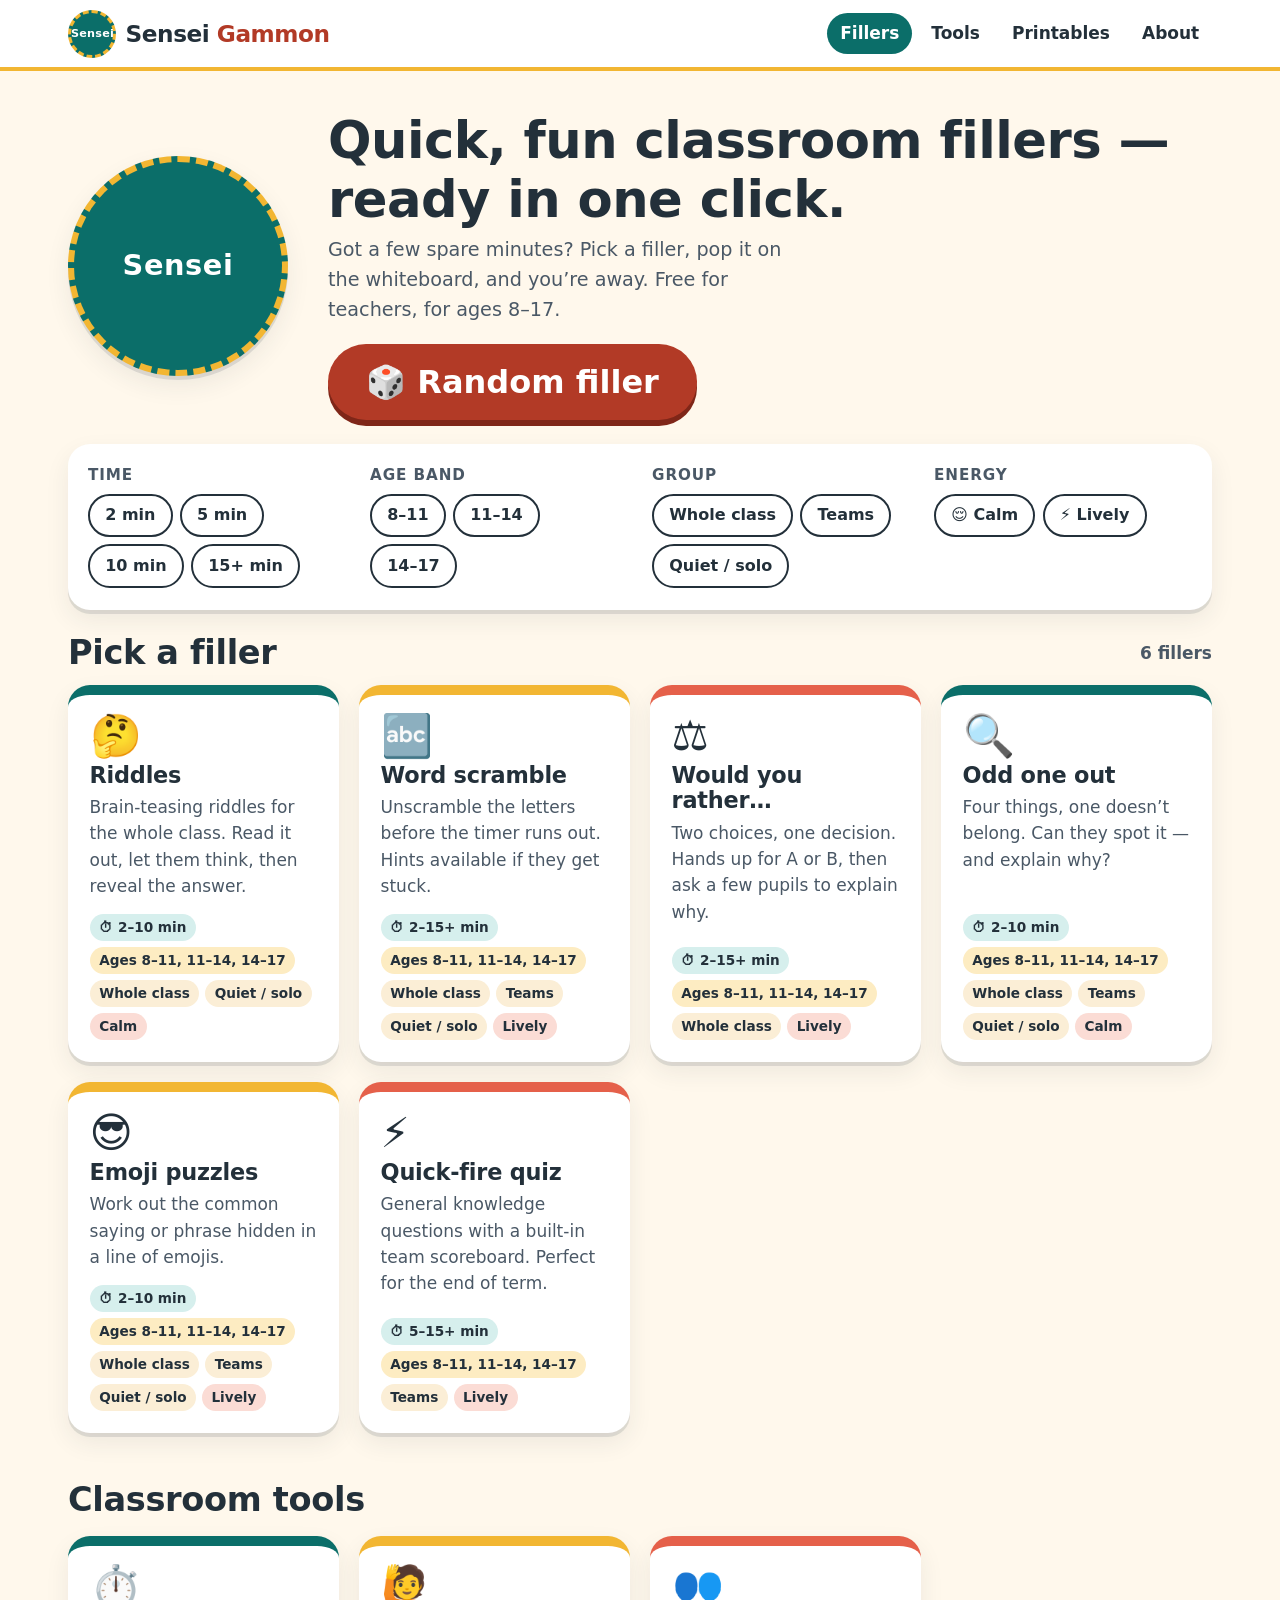
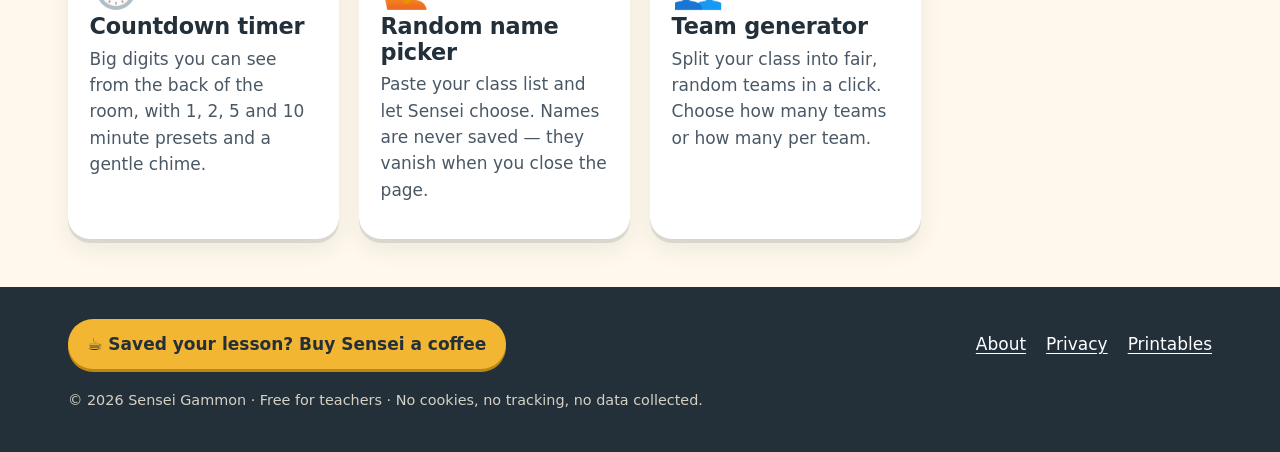
<file: index.html>
<!doctype html>
<html lang="en-GB">
<head>
  <meta charset="utf-8">
  <meta name="viewport" content="width=device-width, initial-scale=1">
  <title>Sensei Gammon — quick, fun classroom fillers</title>
  <meta name="description" content="Free, quick and fun classroom time-fillers for UK teachers. Riddles, word scrambles, quizzes and more — ready on your whiteboard in one click.">
  <link rel="icon" href="img/favicon.svg" type="image/svg+xml">
  <link rel="stylesheet" href="css/style.css">
  <!--
    CUSTOM DOMAIN NOTE: when senseigammon.co.uk is ready, add a file called CNAME
    (no extension) to the root of the repo containing the single line:
        senseigammon.co.uk
    then set the custom domain in GitHub → Settings → Pages. All links on this
    site are relative, so nothing else needs to change. See README.md.
  -->
  <script src="js/site.js" defer></script>
  <script src="js/home.js" defer></script>
</head>
<body>
  <a class="skip-link" href="#main">Skip to content</a>

  <header class="site-header">
    <div class="wrap">
      <a class="brand" href="index.html">
        <!-- MASCOT PLACEHOLDER: swap this circle for the Sensei Gammon character later -->
        <span class="mascot-slot" aria-hidden="true">Sensei</span>
        <span>Sensei <span class="brand-accent">Gammon</span></span>
      </a>
      <nav class="site-nav" aria-label="Main">
        <ul>
          <li><a href="index.html" aria-current="page">Fillers</a></li>
          <li><a href="index.html#tools">Tools</a></li>
          <li><a href="printables.html">Printables</a></li>
          <li><a href="about.html">About</a></li>
        </ul>
      </nav>
    </div>
  </header>

  <main id="main">
    <section class="hero" aria-labelledby="hero-title">
      <div class="wrap">
        <!-- MASCOT PLACEHOLDER (hero): replace with the full-size character artwork later -->
        <div class="mascot-slot mascot-slot--hero" aria-hidden="true">Sensei</div>
        <div>
          <h1 id="hero-title">Quick, fun classroom fillers — ready in one click.</h1>
          <p class="lead">Got a few spare minutes? Pick a filler, pop it on the whiteboard, and you’re away. Free for teachers, for ages 8–17.</p>
          <div class="random-row">
            <button type="button" class="btn btn--coral btn--huge" id="random-btn">🎲 Random filler</button>
            <p class="random-note" id="random-note" aria-live="polite"></p>
          </div>
        </div>
      </div>
    </section>

    <div class="wrap">
      <section aria-labelledby="filters-title">
        <h2 id="filters-title" class="visually-hidden">Filter the fillers</h2>
        <div class="filters" id="filters">
          <!-- Filter chips are built by js/home.js -->
        </div>
      </section>

      <section aria-labelledby="list-title">
        <div class="filters-bar">
          <h2 id="list-title">Pick a filler</h2>
          <p class="result-count" id="result-count" aria-live="polite"></p>
          <button type="button" class="btn btn--ghost btn--small" id="clear-filters">Clear filters</button>
        </div>
        <ul class="card-grid" id="activity-grid">
          <li><p>Loading fillers…</p></li>
        </ul>
      </section>

      <section class="section" id="tools" aria-labelledby="tools-title">
        <h2 id="tools-title">Classroom tools</h2>
        <ul class="card-grid">
          <li>
            <article class="card">
              <div class="card-emoji" aria-hidden="true">⏱️</div>
              <h3><a href="timer.html">Countdown timer</a></h3>
              <p>Big digits you can see from the back of the room, with 1, 2, 5 and 10 minute presets and a gentle chime.</p>
            </article>
          </li>
          <li>
            <article class="card">
              <div class="card-emoji" aria-hidden="true">🙋</div>
              <h3><a href="picker.html">Random name picker</a></h3>
              <p>Paste your class list and let Sensei choose. Names are never saved — they vanish when you close the page.</p>
            </article>
          </li>
          <li>
            <article class="card">
              <div class="card-emoji" aria-hidden="true">👥</div>
              <h3><a href="teams.html">Team generator</a></h3>
              <p>Split your class into fair, random teams in a click. Choose how many teams or how many per team.</p>
            </article>
          </li>
        </ul>
      </section>
    </div>
  </main>

  <footer class="site-footer">
    <div class="wrap">
      <a class="coffee-btn" data-coffee href="https://buymeacoffee.com/BMC_USERNAME" target="_blank" rel="noopener">☕ Saved your lesson? Buy Sensei a coffee</a>
      <ul class="footer-links">
        <li><a href="about.html">About</a></li>
        <li><a href="privacy.html">Privacy</a></li>
        <li><a href="printables.html">Printables</a></li>
      </ul>
      <p class="footer-small">© <span id="year">2026</span> Sensei Gammon · Free for teachers · No cookies, no tracking, no data collected.</p>
    </div>
  </footer>
</body>
</html>
</file>
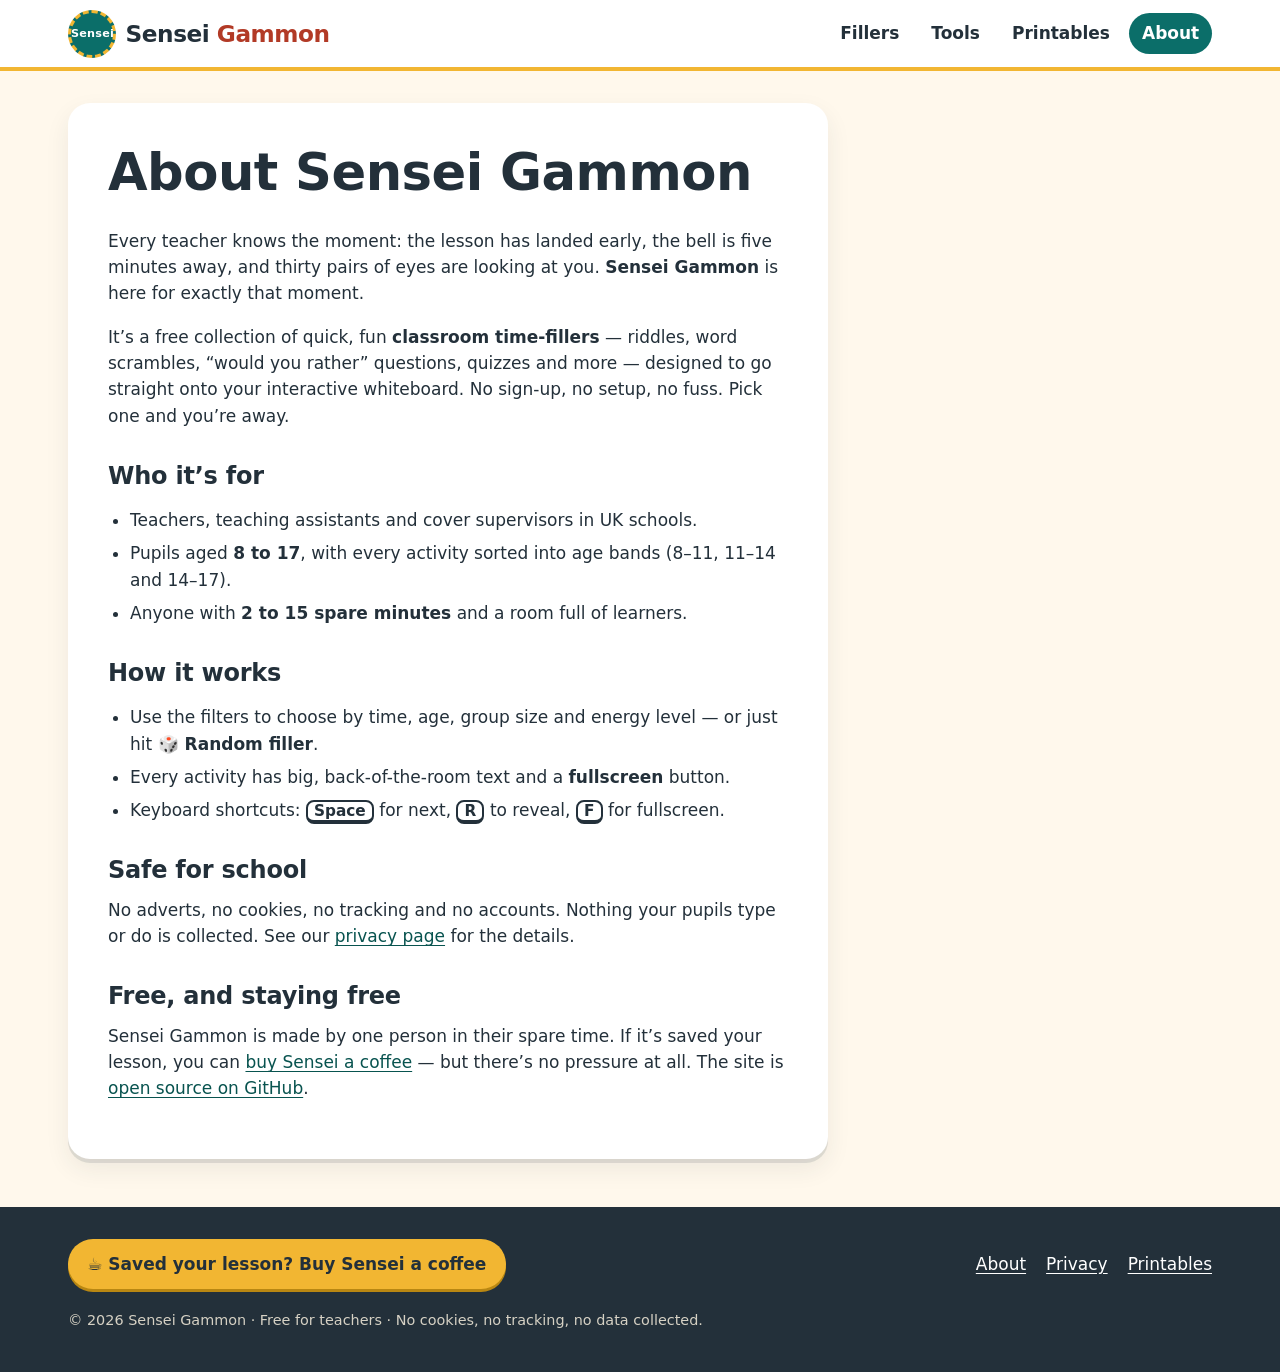
<file: about.html>
<!doctype html>
<html lang="en-GB">
<head>
  <meta charset="utf-8">
  <meta name="viewport" content="width=device-width, initial-scale=1">
  <title>About — Sensei Gammon</title>
  <meta name="description" content="What Sensei Gammon is, and who it is for.">
  <link rel="icon" href="img/favicon.svg" type="image/svg+xml">
  <link rel="stylesheet" href="css/style.css">
  <script src="js/site.js" defer></script>
</head>
<body>
  <a class="skip-link" href="#main">Skip to content</a>

  <header class="site-header">
    <div class="wrap">
      <a class="brand" href="index.html">
        <!-- MASCOT PLACEHOLDER: swap this circle for the Sensei Gammon character later -->
        <span class="mascot-slot" aria-hidden="true">Sensei</span>
        <span>Sensei <span class="brand-accent">Gammon</span></span>
      </a>
      <nav class="site-nav" aria-label="Main">
        <ul>
          <li><a href="index.html">Fillers</a></li>
          <li><a href="index.html#tools">Tools</a></li>
          <li><a href="printables.html">Printables</a></li>
          <li><a href="about.html" aria-current="page">About</a></li>
        </ul>
      </nav>
    </div>
  </header>

  <main id="main">
    <div class="wrap page">
      <article class="prose">
        <h1>About Sensei Gammon</h1>
        <p>Every teacher knows the moment: the lesson has landed early, the bell is five minutes away, and thirty pairs of eyes are looking at you. <strong>Sensei Gammon</strong> is here for exactly that moment.</p>
        <p>It’s a free collection of quick, fun <strong>classroom time-fillers</strong> — riddles, word scrambles, “would you rather” questions, quizzes and more — designed to go straight onto your interactive whiteboard. No sign-up, no setup, no fuss. Pick one and you’re away.</p>
        <h2>Who it’s for</h2>
        <ul>
          <li>Teachers, teaching assistants and cover supervisors in UK schools.</li>
          <li>Pupils aged <strong>8 to 17</strong>, with every activity sorted into age bands (8–11, 11–14 and 14–17).</li>
          <li>Anyone with <strong>2 to 15 spare minutes</strong> and a room full of learners.</li>
        </ul>
        <h2>How it works</h2>
        <ul>
          <li>Use the filters to choose by time, age, group size and energy level — or just hit <strong>🎲 Random filler</strong>.</li>
          <li>Every activity has big, back-of-the-room text and a <strong>fullscreen</strong> button.</li>
          <li>Keyboard shortcuts: <kbd>Space</kbd> for next, <kbd>R</kbd> to reveal, <kbd>F</kbd> for fullscreen.</li>
        </ul>
        <h2>Safe for school</h2>
        <p>No adverts, no cookies, no tracking and no accounts. Nothing your pupils type or do is collected. See our <a href="privacy.html">privacy page</a> for the details.</p>
        <h2>Free, and staying free</h2>
        <p>Sensei Gammon is made by one person in their spare time. If it’s saved your lesson, you can <a data-coffee href="https://buymeacoffee.com/BMC_USERNAME">buy Sensei a coffee</a> — but there’s no pressure at all. The site is <a href="https://github.com/welshstew/senseigammon">open source on GitHub</a>.</p>
      </article>
    </div>
  </main>

  <footer class="site-footer">
    <div class="wrap">
      <a class="coffee-btn" data-coffee href="https://buymeacoffee.com/BMC_USERNAME" target="_blank" rel="noopener">☕ Saved your lesson? Buy Sensei a coffee</a>
      <ul class="footer-links">
        <li><a href="about.html">About</a></li>
        <li><a href="privacy.html">Privacy</a></li>
        <li><a href="printables.html">Printables</a></li>
      </ul>
      <p class="footer-small">© <span id="year">2026</span> Sensei Gammon · Free for teachers · No cookies, no tracking, no data collected.</p>
    </div>
  </footer>
</body>
</html>
</file>
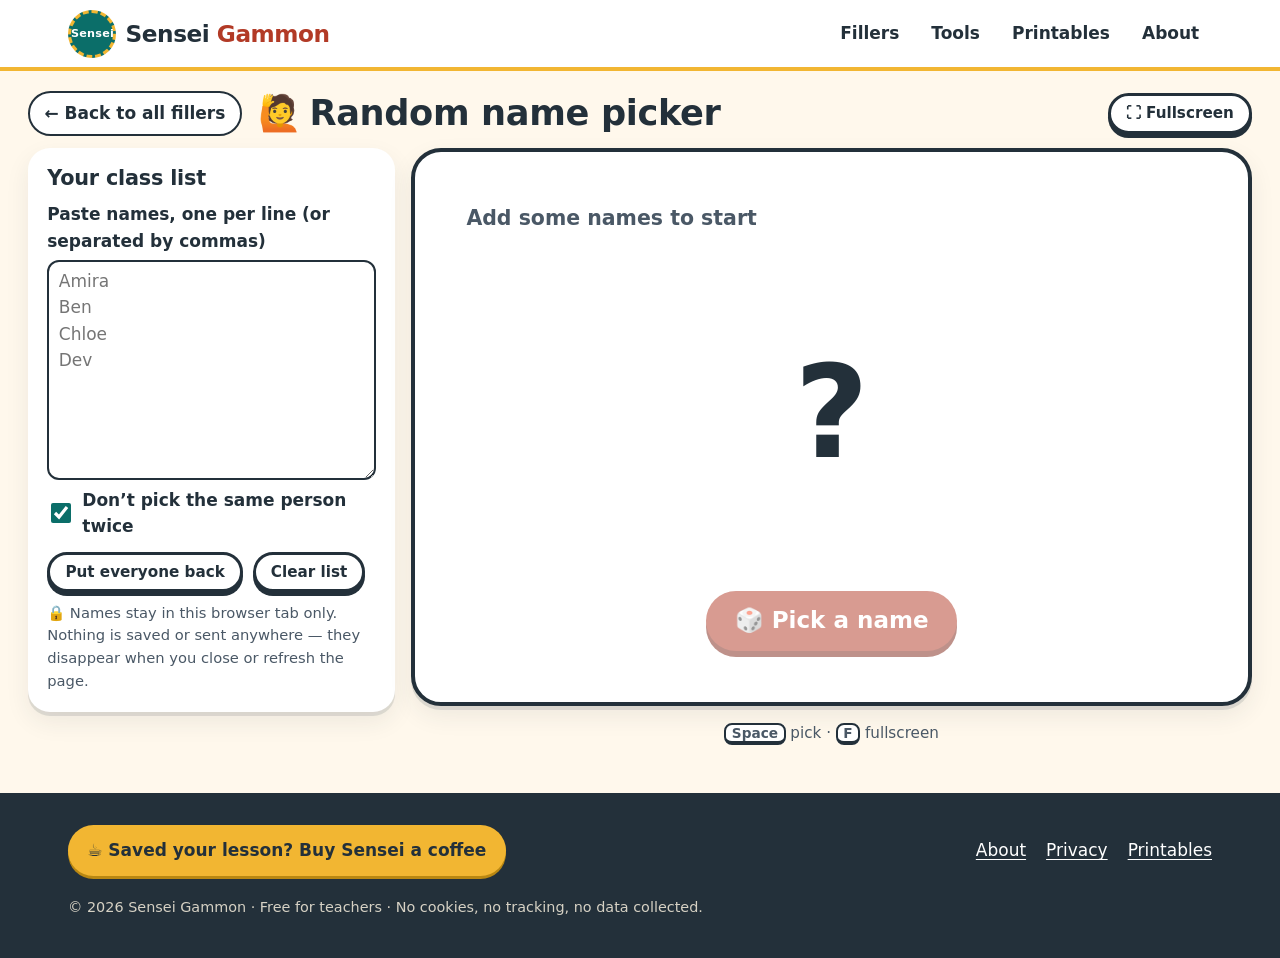
<file: picker.html>
<!doctype html>
<html lang="en-GB">
<head>
  <meta charset="utf-8">
  <meta name="viewport" content="width=device-width, initial-scale=1">
  <title>Random name picker — Sensei Gammon</title>
  <meta name="description" content="Paste a class list and pick a name at random. Names are kept in memory only and never saved.">
  <link rel="icon" href="img/favicon.svg" type="image/svg+xml">
  <link rel="stylesheet" href="css/style.css">
  <script src="js/site.js" defer></script>
  <script src="js/picker.js" defer></script>
</head>
<body>
  <a class="skip-link" href="#main">Skip to content</a>

  <header class="site-header">
    <div class="wrap">
      <a class="brand" href="index.html">
        <!-- MASCOT PLACEHOLDER: swap this circle for the Sensei Gammon character later -->
        <span class="mascot-slot" aria-hidden="true">Sensei</span>
        <span>Sensei <span class="brand-accent">Gammon</span></span>
      </a>
      <nav class="site-nav" aria-label="Main">
        <ul>
          <li><a href="index.html">Fillers</a></li>
          <li><a href="index.html#tools">Tools</a></li>
          <li><a href="printables.html">Printables</a></li>
          <li><a href="about.html">About</a></li>
        </ul>
      </nav>
    </div>
  </header>

  <main id="main">
    <div class="wrap wrap--wide">
      <div class="activity-top">
        <a class="back-link" href="index.html">← Back to all fillers</a>
        <h1 class="activity-title"><span aria-hidden="true">🙋</span> Random name picker</h1>
        <span class="spacer"></span>
        <button type="button" class="btn btn--ghost btn--small" id="fs-btn" aria-pressed="false">⛶ Fullscreen</button>
      </div>

      <div class="tool-grid">
        <section class="panel" aria-labelledby="names-title">
          <h2 id="names-title">Your class list</h2>
          <label for="names">Paste names, one per line (or separated by commas)</label>
          <textarea id="names" spellcheck="false" placeholder="Amira&#10;Ben&#10;Chloe&#10;Dev"></textarea>
          <label class="check" for="remove-picked"><input type="checkbox" id="remove-picked" checked> Don’t pick the same person twice</label>
          <div class="row">
            <button type="button" class="btn btn--ghost btn--small" id="reset-picks">Put everyone back</button>
            <button type="button" class="btn btn--ghost btn--small" id="clear-names">Clear list</button>
          </div>
          <p class="note">🔒 Names stay in this browser tab only. Nothing is saved or sent anywhere — they disappear when you close or refresh the page.</p>
        </section>
        <section class="stage" id="stage" aria-label="Picker">
          <div class="board">
            <p class="board-counter" id="pick-count"><span>Add some names to start</span></p>
            <div class="board-body">
              <p class="picked-name" id="picked" aria-live="polite">?</p>
            </div>
            <div class="controls">
              <button type="button" class="btn btn--coral btn--huge" id="pick-btn">🎲 Pick a name</button>
            </div>
          </div>
          <p class="kbd-hint"><kbd>Space</kbd> pick · <kbd>F</kbd> fullscreen</p>
        </section>
      </div>
    </div>
  </main>

  <footer class="site-footer">
    <div class="wrap">
      <a class="coffee-btn" data-coffee href="https://buymeacoffee.com/BMC_USERNAME" target="_blank" rel="noopener">☕ Saved your lesson? Buy Sensei a coffee</a>
      <ul class="footer-links">
        <li><a href="about.html">About</a></li>
        <li><a href="privacy.html">Privacy</a></li>
        <li><a href="printables.html">Printables</a></li>
      </ul>
      <p class="footer-small">© <span id="year">2026</span> Sensei Gammon · Free for teachers · No cookies, no tracking, no data collected.</p>
    </div>
  </footer>
</body>
</html>
</file>
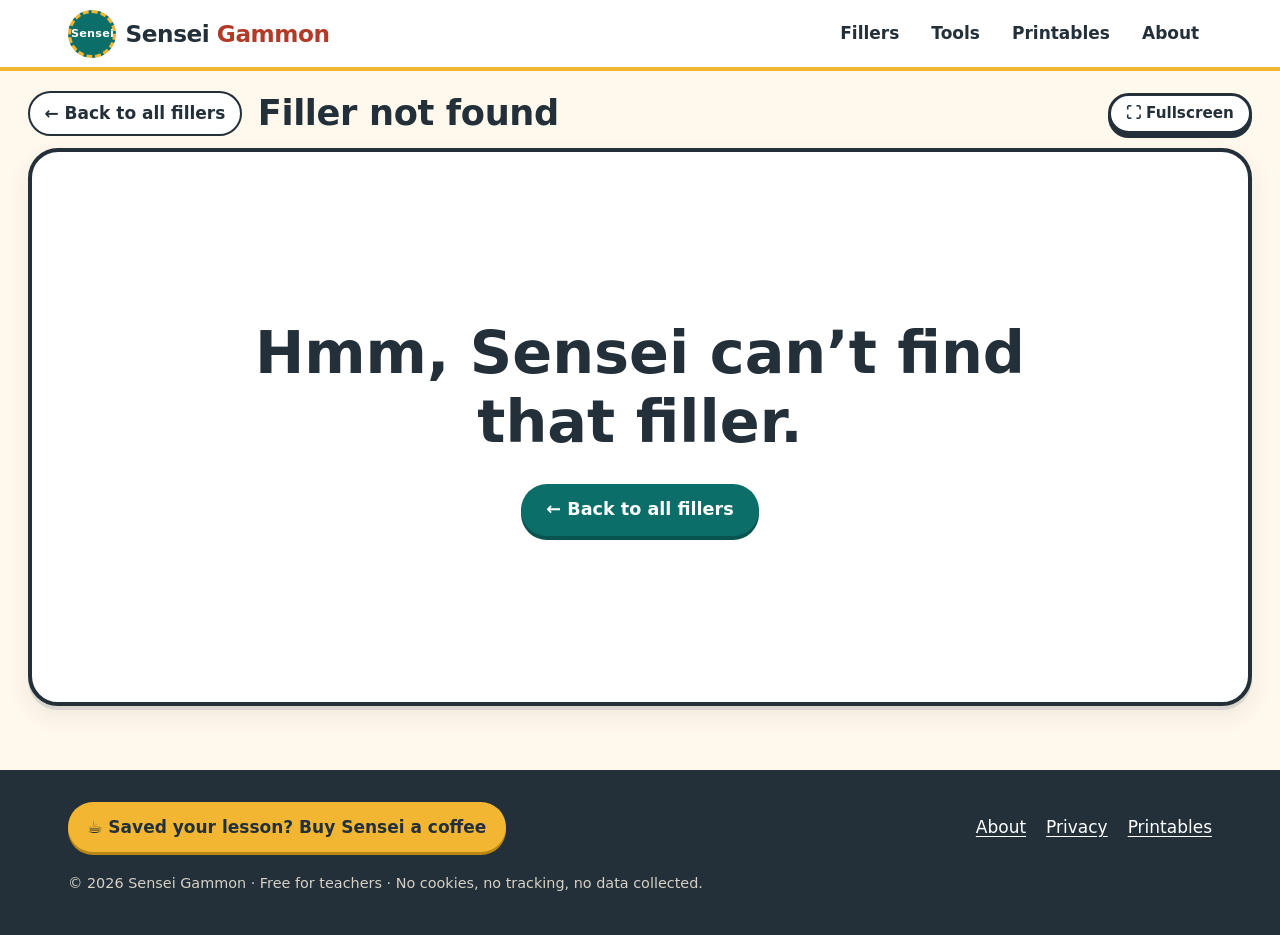
<file: play.html>
<!doctype html>
<html lang="en-GB">
<head>
  <meta charset="utf-8">
  <meta name="viewport" content="width=device-width, initial-scale=1">
  <title>Sensei Gammon — classroom filler</title>
  <meta name="description" content="A quick classroom filler from Sensei Gammon, ready for the interactive whiteboard.">
  <link rel="icon" href="img/favicon.svg" type="image/svg+xml">
  <link rel="stylesheet" href="css/style.css">
  <script src="js/site.js" defer></script>
  <script src="js/play.js" defer></script>
</head>
<body>
  <a class="skip-link" href="#stage">Skip to activity</a>

  <header class="site-header">
    <div class="wrap">
      <a class="brand" href="index.html">
        <!-- MASCOT PLACEHOLDER: swap this circle for the Sensei Gammon character later -->
        <span class="mascot-slot" aria-hidden="true">Sensei</span>
        <span>Sensei <span class="brand-accent">Gammon</span></span>
      </a>
      <nav class="site-nav" aria-label="Main">
        <ul>
          <li><a href="index.html">Fillers</a></li>
          <li><a href="index.html#tools">Tools</a></li>
          <li><a href="printables.html">Printables</a></li>
          <li><a href="about.html">About</a></li>
        </ul>
      </nav>
    </div>
  </header>

  <main id="main">
    <div class="wrap wrap--wide">
      <div class="activity-top">
        <a class="back-link" id="back-link" href="index.html">← Back to all fillers</a>
        <h1 class="activity-title" id="activity-title">Loading…</h1>
        <span class="spacer"></span>
        <div class="segmented" id="age-switch" role="group" aria-label="Age band"></div>
        <button type="button" class="btn btn--ghost btn--small" id="fs-btn" aria-pressed="false">⛶ Fullscreen</button>
      </div>

      <section class="stage" id="stage" tabindex="-1" aria-labelledby="activity-title">
        <div id="layout">
          <div class="board" id="board" aria-live="polite">
            <p>Loading…</p>
          </div>
        </div>
        <div class="controls" id="controls"></div>
        <p class="kbd-hint" id="kbd-hint">
          <kbd>Space</kbd> or <kbd>→</kbd> next · <kbd>←</kbd> back · <kbd>R</kbd> reveal · <kbd>F</kbd> fullscreen
        </p>
      </section>
    </div>
  </main>

  <footer class="site-footer">
    <div class="wrap">
      <a class="coffee-btn" data-coffee href="https://buymeacoffee.com/BMC_USERNAME" target="_blank" rel="noopener">☕ Saved your lesson? Buy Sensei a coffee</a>
      <ul class="footer-links">
        <li><a href="about.html">About</a></li>
        <li><a href="privacy.html">Privacy</a></li>
        <li><a href="printables.html">Printables</a></li>
      </ul>
      <p class="footer-small">© <span id="year">2026</span> Sensei Gammon · Free for teachers · No cookies, no tracking, no data collected.</p>
    </div>
  </footer>
</body>
</html>
</file>
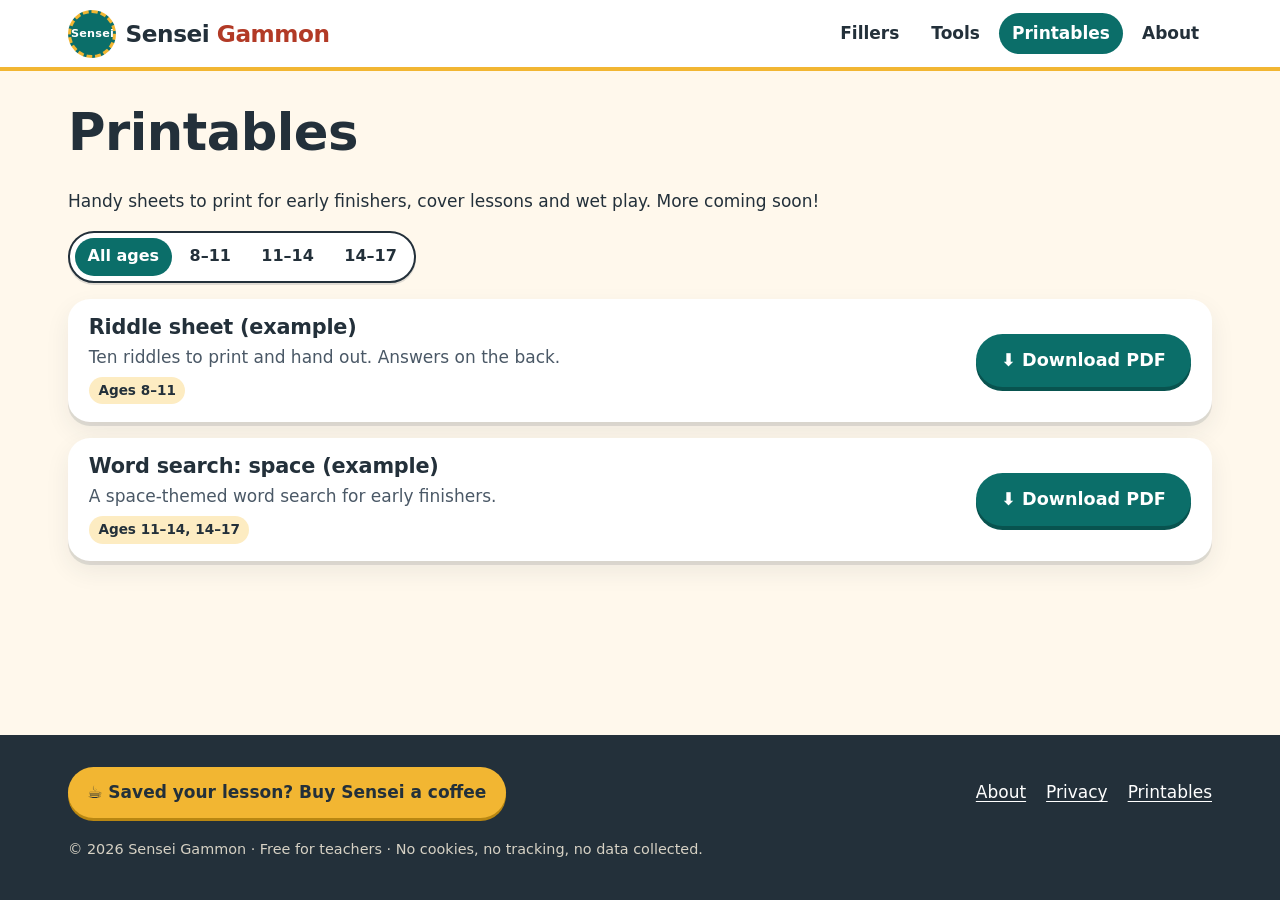
<file: printables.html>
<!doctype html>
<html lang="en-GB">
<head>
  <meta charset="utf-8">
  <meta name="viewport" content="width=device-width, initial-scale=1">
  <title>Printables — Sensei Gammon</title>
  <meta name="description" content="Free printable classroom fillers from Sensei Gammon.">
  <link rel="icon" href="img/favicon.svg" type="image/svg+xml">
  <link rel="stylesheet" href="css/style.css">
  <script src="js/site.js" defer></script>
  <script src="js/printables.js" defer></script>
</head>
<body>
  <a class="skip-link" href="#main">Skip to content</a>

  <header class="site-header">
    <div class="wrap">
      <a class="brand" href="index.html">
        <!-- MASCOT PLACEHOLDER: swap this circle for the Sensei Gammon character later -->
        <span class="mascot-slot" aria-hidden="true">Sensei</span>
        <span>Sensei <span class="brand-accent">Gammon</span></span>
      </a>
      <nav class="site-nav" aria-label="Main">
        <ul>
          <li><a href="index.html">Fillers</a></li>
          <li><a href="index.html#tools">Tools</a></li>
          <li><a href="printables.html" aria-current="page">Printables</a></li>
          <li><a href="about.html">About</a></li>
        </ul>
      </nav>
    </div>
  </header>

  <main id="main">
    <div class="wrap page">
      <h1>Printables</h1>
      <p class="lead">Handy sheets to print for early finishers, cover lessons and wet play. More coming soon!</p>
      <div class="segmented" id="age-switch" role="group" aria-label="Age band"></div>
      <ul class="printable-list" id="printable-list">
        <li>Loading…</li>
      </ul>
    </div>
  </main>

  <footer class="site-footer">
    <div class="wrap">
      <a class="coffee-btn" data-coffee href="https://buymeacoffee.com/BMC_USERNAME" target="_blank" rel="noopener">☕ Saved your lesson? Buy Sensei a coffee</a>
      <ul class="footer-links">
        <li><a href="about.html">About</a></li>
        <li><a href="privacy.html">Privacy</a></li>
        <li><a href="printables.html">Printables</a></li>
      </ul>
      <p class="footer-small">© <span id="year">2026</span> Sensei Gammon · Free for teachers · No cookies, no tracking, no data collected.</p>
    </div>
  </footer>
</body>
</html>
</file>
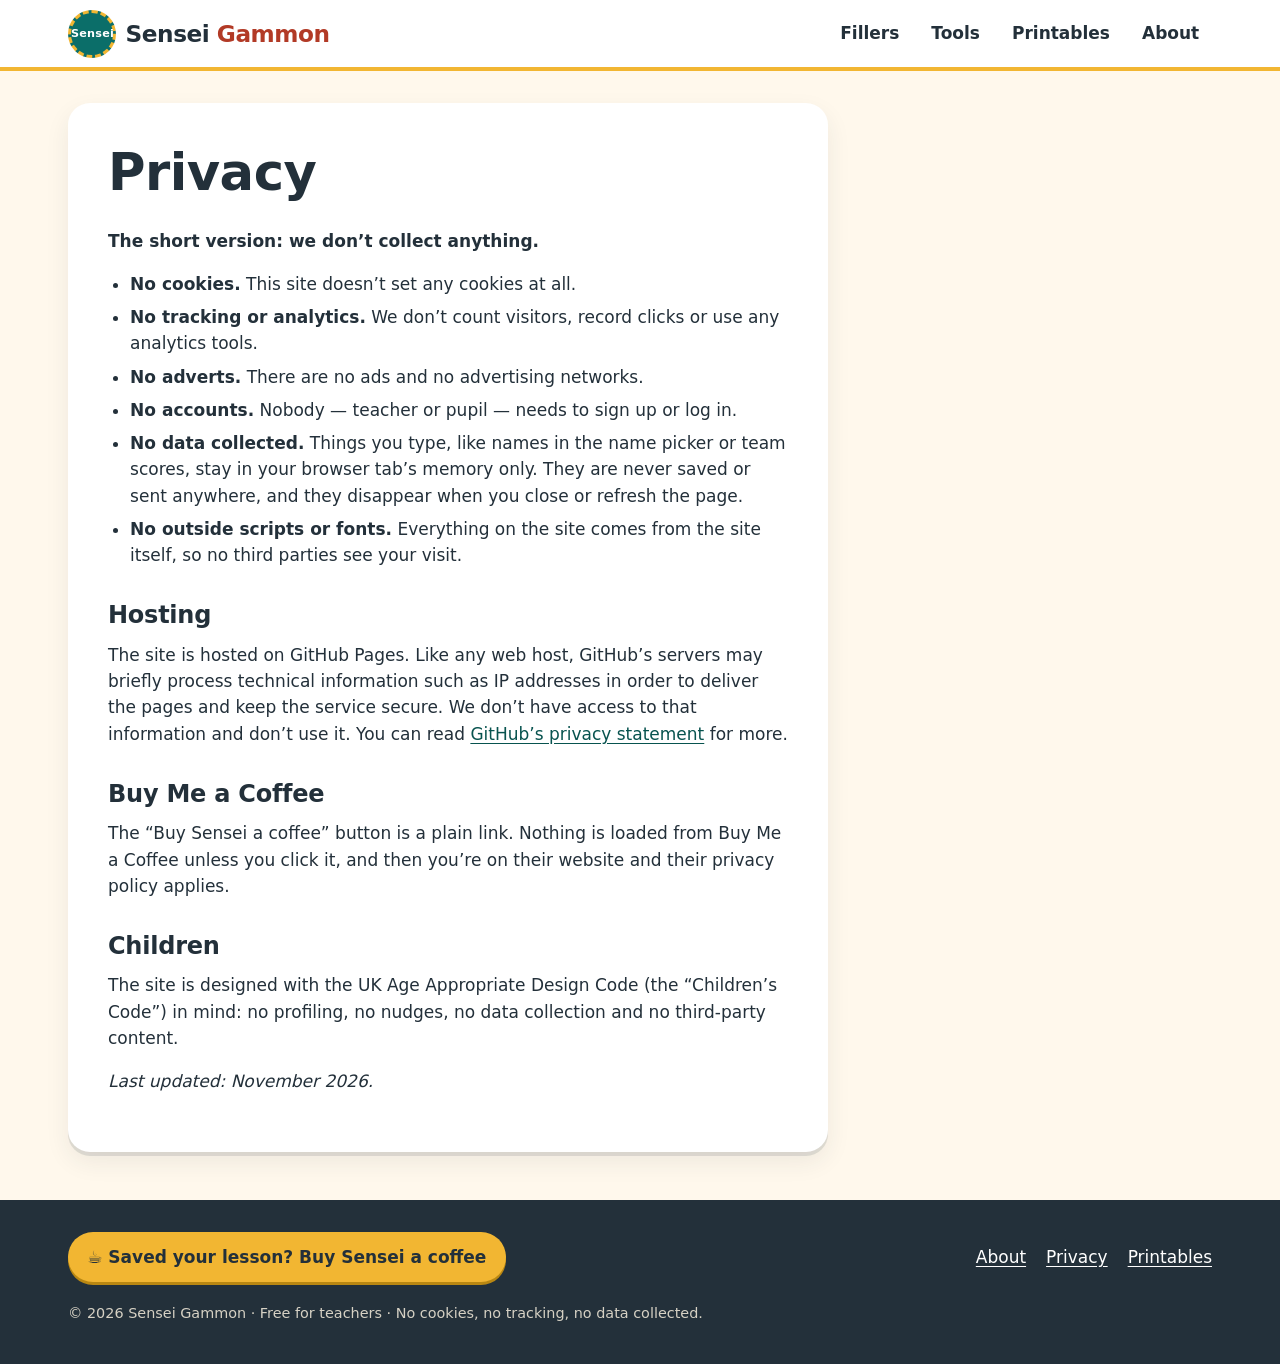
<file: privacy.html>
<!doctype html>
<html lang="en-GB">
<head>
  <meta charset="utf-8">
  <meta name="viewport" content="width=device-width, initial-scale=1">
  <title>Privacy — Sensei Gammon</title>
  <meta name="description" content="Sensei Gammon uses no cookies, no tracking and collects no data.">
  <link rel="icon" href="img/favicon.svg" type="image/svg+xml">
  <link rel="stylesheet" href="css/style.css">
  <script src="js/site.js" defer></script>
</head>
<body>
  <a class="skip-link" href="#main">Skip to content</a>

  <header class="site-header">
    <div class="wrap">
      <a class="brand" href="index.html">
        <!-- MASCOT PLACEHOLDER: swap this circle for the Sensei Gammon character later -->
        <span class="mascot-slot" aria-hidden="true">Sensei</span>
        <span>Sensei <span class="brand-accent">Gammon</span></span>
      </a>
      <nav class="site-nav" aria-label="Main">
        <ul>
          <li><a href="index.html">Fillers</a></li>
          <li><a href="index.html#tools">Tools</a></li>
          <li><a href="printables.html">Printables</a></li>
          <li><a href="about.html">About</a></li>
        </ul>
      </nav>
    </div>
  </header>

  <main id="main">
    <div class="wrap page">
      <article class="prose">
        <h1>Privacy</h1>
        <p><strong>The short version: we don’t collect anything.</strong></p>
        <ul>
          <li><strong>No cookies.</strong> This site doesn’t set any cookies at all.</li>
          <li><strong>No tracking or analytics.</strong> We don’t count visitors, record clicks or use any analytics tools.</li>
          <li><strong>No adverts.</strong> There are no ads and no advertising networks.</li>
          <li><strong>No accounts.</strong> Nobody — teacher or pupil — needs to sign up or log in.</li>
          <li><strong>No data collected.</strong> Things you type, like names in the name picker or team scores, stay in your browser tab’s memory only. They are never saved or sent anywhere, and they disappear when you close or refresh the page.</li>
          <li><strong>No outside scripts or fonts.</strong> Everything on the site comes from the site itself, so no third parties see your visit.</li>
        </ul>
        <h2>Hosting</h2>
        <p>The site is hosted on GitHub Pages. Like any web host, GitHub’s servers may briefly process technical information such as IP addresses in order to deliver the pages and keep the service secure. We don’t have access to that information and don’t use it. You can read <a href="https://docs.github.com/en/site-policy/privacy-policies/github-general-privacy-statement">GitHub’s privacy statement</a> for more.</p>
        <h2>Buy Me a Coffee</h2>
        <p>The “Buy Sensei a coffee” button is a plain link. Nothing is loaded from Buy Me a Coffee unless you click it, and then you’re on their website and their privacy policy applies.</p>
        <h2>Children</h2>
        <p>The site is designed with the UK Age Appropriate Design Code (the “Children’s Code”) in mind: no profiling, no nudges, no data collection and no third-party content.</p>
        <p><em>Last updated: November 2026.</em></p>
      </article>
    </div>
  </main>

  <footer class="site-footer">
    <div class="wrap">
      <a class="coffee-btn" data-coffee href="https://buymeacoffee.com/BMC_USERNAME" target="_blank" rel="noopener">☕ Saved your lesson? Buy Sensei a coffee</a>
      <ul class="footer-links">
        <li><a href="about.html">About</a></li>
        <li><a href="privacy.html">Privacy</a></li>
        <li><a href="printables.html">Printables</a></li>
      </ul>
      <p class="footer-small">© <span id="year">2026</span> Sensei Gammon · Free for teachers · No cookies, no tracking, no data collected.</p>
    </div>
  </footer>
</body>
</html>
</file>
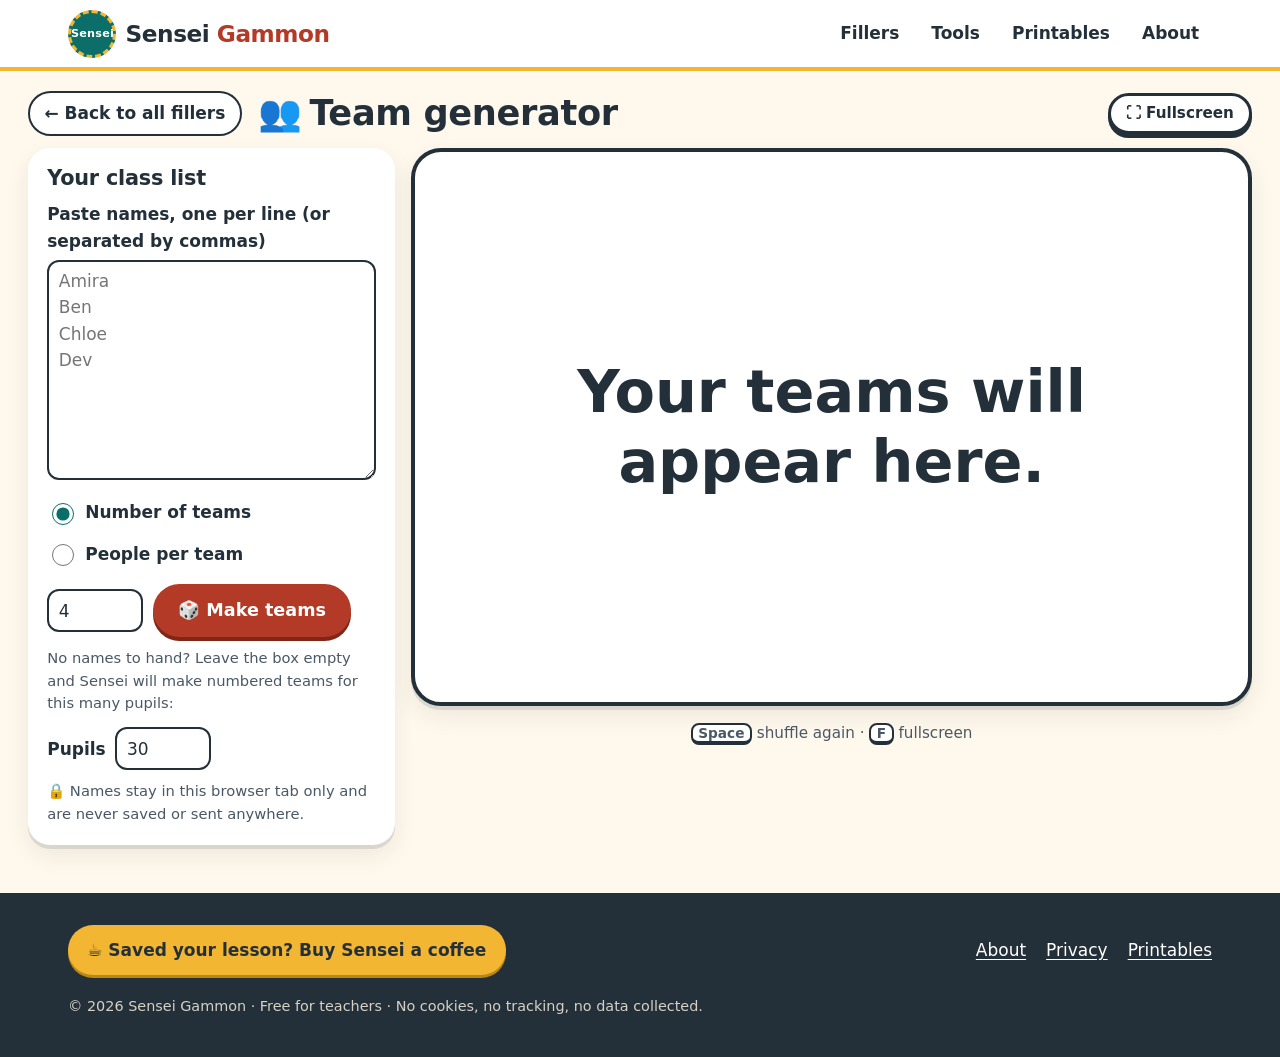
<file: teams.html>
<!doctype html>
<html lang="en-GB">
<head>
  <meta charset="utf-8">
  <meta name="viewport" content="width=device-width, initial-scale=1">
  <title>Team generator — Sensei Gammon</title>
  <meta name="description" content="Split your class into random teams in one click. Names are kept in memory only.">
  <link rel="icon" href="img/favicon.svg" type="image/svg+xml">
  <link rel="stylesheet" href="css/style.css">
  <script src="js/site.js" defer></script>
  <script src="js/teams.js" defer></script>
</head>
<body>
  <a class="skip-link" href="#main">Skip to content</a>

  <header class="site-header">
    <div class="wrap">
      <a class="brand" href="index.html">
        <!-- MASCOT PLACEHOLDER: swap this circle for the Sensei Gammon character later -->
        <span class="mascot-slot" aria-hidden="true">Sensei</span>
        <span>Sensei <span class="brand-accent">Gammon</span></span>
      </a>
      <nav class="site-nav" aria-label="Main">
        <ul>
          <li><a href="index.html">Fillers</a></li>
          <li><a href="index.html#tools">Tools</a></li>
          <li><a href="printables.html">Printables</a></li>
          <li><a href="about.html">About</a></li>
        </ul>
      </nav>
    </div>
  </header>

  <main id="main">
    <div class="wrap wrap--wide">
      <div class="activity-top">
        <a class="back-link" href="index.html">← Back to all fillers</a>
        <h1 class="activity-title"><span aria-hidden="true">👥</span> Team generator</h1>
        <span class="spacer"></span>
        <button type="button" class="btn btn--ghost btn--small" id="fs-btn" aria-pressed="false">⛶ Fullscreen</button>
      </div>

      <div class="tool-grid">
        <section class="panel" aria-labelledby="names-title">
          <h2 id="names-title">Your class list</h2>
          <label for="names">Paste names, one per line (or separated by commas)</label>
          <textarea id="names" spellcheck="false" placeholder="Amira&#10;Ben&#10;Chloe&#10;Dev"></textarea>
          <div class="row">
            <label class="check" for="mode-count"><input type="radio" name="mode" id="mode-count" value="count" checked> Number of teams</label>
            <label class="check" for="mode-size"><input type="radio" name="mode" id="mode-size" value="size"> People per team</label>
          </div>
          <div class="row">
            <label for="amount" class="visually-hidden">How many</label>
            <input type="number" id="amount" min="2" max="30" value="4" style="width:6rem">
            <button type="button" class="btn btn--coral" id="make-btn">🎲 Make teams</button>
          </div>
          <p class="note">No names to hand? Leave the box empty and Sensei will make numbered teams for this many pupils:</p>
          <div class="row">
            <label for="headcount" style="margin:0">Pupils</label>
            <input type="number" id="headcount" min="2" max="60" value="30" style="width:6rem">
          </div>
          <p class="note">🔒 Names stay in this browser tab only and are never saved or sent anywhere.</p>
        </section>
        <section class="stage" id="stage" aria-label="Teams">
          <div class="board" id="team-board" aria-live="polite">
            <p class="big-text">Your teams will appear here.</p>
          </div>
          <p class="kbd-hint"><kbd>Space</kbd> shuffle again · <kbd>F</kbd> fullscreen</p>
        </section>
      </div>
    </div>
  </main>

  <footer class="site-footer">
    <div class="wrap">
      <a class="coffee-btn" data-coffee href="https://buymeacoffee.com/BMC_USERNAME" target="_blank" rel="noopener">☕ Saved your lesson? Buy Sensei a coffee</a>
      <ul class="footer-links">
        <li><a href="about.html">About</a></li>
        <li><a href="privacy.html">Privacy</a></li>
        <li><a href="printables.html">Printables</a></li>
      </ul>
      <p class="footer-small">© <span id="year">2026</span> Sensei Gammon · Free for teachers · No cookies, no tracking, no data collected.</p>
    </div>
  </footer>
</body>
</html>
</file>
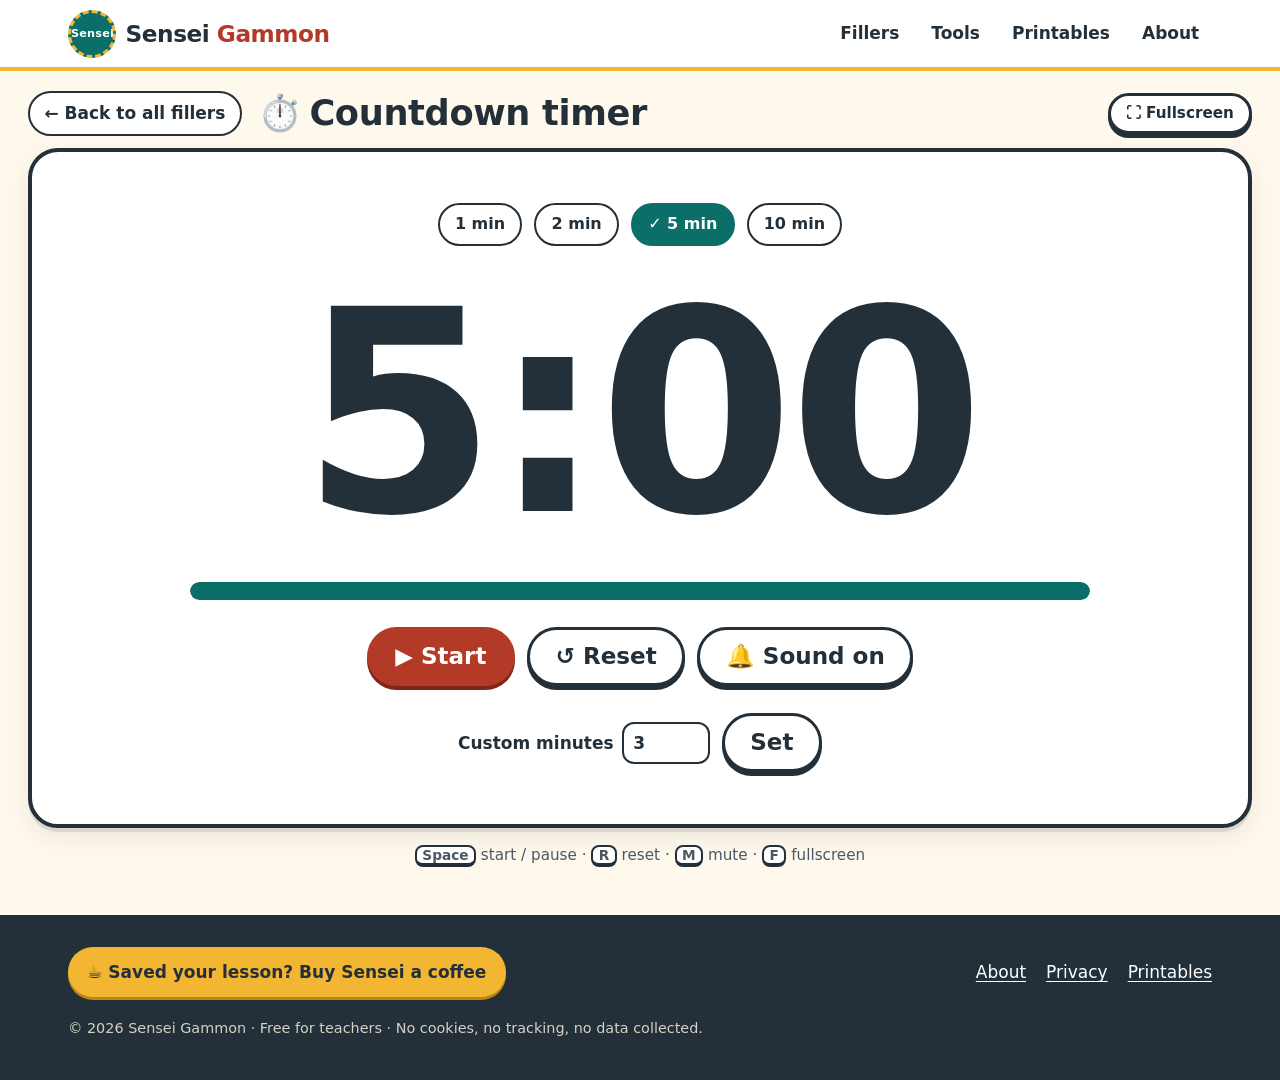
<file: timer.html>
<!doctype html>
<html lang="en-GB">
<head>
  <meta charset="utf-8">
  <meta name="viewport" content="width=device-width, initial-scale=1">
  <title>Countdown timer — Sensei Gammon</title>
  <meta name="description" content="A big, clear classroom countdown timer with presets and a gentle chime.">
  <link rel="icon" href="img/favicon.svg" type="image/svg+xml">
  <link rel="stylesheet" href="css/style.css">
  <script src="js/site.js" defer></script>
  <script src="js/timer.js" defer></script>
</head>
<body>
  <a class="skip-link" href="#main">Skip to content</a>

  <header class="site-header">
    <div class="wrap">
      <a class="brand" href="index.html">
        <!-- MASCOT PLACEHOLDER: swap this circle for the Sensei Gammon character later -->
        <span class="mascot-slot" aria-hidden="true">Sensei</span>
        <span>Sensei <span class="brand-accent">Gammon</span></span>
      </a>
      <nav class="site-nav" aria-label="Main">
        <ul>
          <li><a href="index.html">Fillers</a></li>
          <li><a href="index.html#tools">Tools</a></li>
          <li><a href="printables.html">Printables</a></li>
          <li><a href="about.html">About</a></li>
        </ul>
      </nav>
    </div>
  </header>

  <main id="main">
    <div class="wrap wrap--wide">
      <div class="activity-top">
        <a class="back-link" href="index.html">← Back to all fillers</a>
        <h1 class="activity-title"><span aria-hidden="true">⏱️</span> Countdown timer</h1>
        <span class="spacer"></span>
        <button type="button" class="btn btn--ghost btn--small" id="fs-btn" aria-pressed="false">⛶ Fullscreen</button>
      </div>

      <section class="stage" id="stage" aria-label="Timer">
        <div class="board">
          <div class="controls" role="group" aria-label="Presets" id="presets">
            <button type="button" class="chip" data-mins="1" aria-pressed="false">1 min</button>
            <button type="button" class="chip" data-mins="2" aria-pressed="false">2 min</button>
            <button type="button" class="chip" data-mins="5" aria-pressed="true">5 min</button>
            <button type="button" class="chip" data-mins="10" aria-pressed="false">10 min</button>
          </div>
          <p class="timer-digits" id="digits" role="timer" aria-live="off">5:00</p>
          <div class="progress" aria-hidden="true"><span id="bar"></span></div>
          <p class="visually-hidden" id="timer-status" aria-live="assertive"></p>
          <div class="controls">
            <button type="button" class="btn btn--coral" id="start-btn">▶ Start</button>
            <button type="button" class="btn btn--ghost" id="reset-btn">↺ Reset</button>
            <button type="button" class="btn btn--ghost" id="mute-btn" aria-pressed="false">🔔 Sound on</button>
          </div>
          <div class="controls">
            <label class="check" for="custom-mins">Custom minutes
              <input type="number" id="custom-mins" min="1" max="99" value="3" style="width:5.5rem">
            </label>
            <button type="button" class="btn btn--ghost btn--small" id="custom-btn">Set</button>
          </div>
        </div>
        <p class="kbd-hint"><kbd>Space</kbd> start / pause · <kbd>R</kbd> reset · <kbd>M</kbd> mute · <kbd>F</kbd> fullscreen</p>
      </section>
    </div>
  </main>

  <footer class="site-footer">
    <div class="wrap">
      <a class="coffee-btn" data-coffee href="https://buymeacoffee.com/BMC_USERNAME" target="_blank" rel="noopener">☕ Saved your lesson? Buy Sensei a coffee</a>
      <ul class="footer-links">
        <li><a href="about.html">About</a></li>
        <li><a href="privacy.html">Privacy</a></li>
        <li><a href="printables.html">Printables</a></li>
      </ul>
      <p class="footer-small">© <span id="year">2026</span> Sensei Gammon · Free for teachers · No cookies, no tracking, no data collected.</p>
    </div>
  </footer>
</body>
</html>
</file>
<file: css/style.css>
/* ==========================================================================
   Sensei Gammon — shared styles
   Plain CSS, no external fonts. Colours chosen for WCAG AA contrast.
   ========================================================================== */

:root {
  /* Palette */
  --cream: #fff8ec;
  --cream-deep: #fbeed6;
  --paper: #ffffff;
  --ink: #23303a;
  --ink-soft: #4a5866;
  --teal: #0b6e69;        /* white text on this: ~6:1 */
  --teal-dark: #08534f;
  --teal-light: #d6efed;
  --mustard: #f2b632;     /* use dark ink on this */
  --mustard-light: #fdecc2;
  --coral: #e5604a;       /* decorative / dark ink on this */
  --coral-dark: #b23a26;  /* white text on this: ~5.6:1 */
  --coral-light: #fbdcd5;
  --focus: #1a4fd6;

  /* Shape */
  --radius: 22px;
  --radius-sm: 14px;
  --shadow: 0 4px 0 rgba(35, 48, 58, 0.12), 0 10px 24px rgba(35, 48, 58, 0.08);
  --shadow-sm: 0 2px 0 rgba(35, 48, 58, 0.14);

  /* Type: system fonts with a rounded feel where available */
  --font: ui-rounded, "SF Pro Rounded", "Nunito", "Varela Round", "Arial Rounded MT Bold",
    "Segoe UI", system-ui, -apple-system, Roboto, "Helvetica Neue", Arial, sans-serif;

  --max: 1200px;
}

*,
*::before,
*::after { box-sizing: border-box; }

[hidden] { display: none !important; }

html { -webkit-text-size-adjust: 100%; }

body {
  margin: 0;
  font-family: var(--font);
  font-size: 1.0625rem;
  line-height: 1.55;
  color: var(--ink);
  background: var(--cream);
  display: flex;
  flex-direction: column;
  min-height: 100vh;
}

main { flex: 1; }

img, svg { max-width: 100%; }

a { color: var(--teal-dark); text-underline-offset: 0.18em; }
a:hover { color: var(--coral-dark); }

h1, h2, h3 { line-height: 1.15; margin: 0 0 0.5em; letter-spacing: -0.01em; }
h1 { font-size: clamp(2rem, 4.5vw, 3.2rem); }
h2 { font-size: clamp(1.5rem, 3vw, 2.1rem); }
h3 { font-size: 1.3rem; }

p { margin: 0 0 1em; }

:focus-visible {
  outline: 4px solid var(--focus);
  outline-offset: 3px;
  border-radius: 8px;
}

.visually-hidden {
  position: absolute !important;
  width: 1px; height: 1px;
  padding: 0; margin: -1px;
  overflow: hidden; clip: rect(0 0 0 0);
  white-space: nowrap; border: 0;
}

.skip-link {
  position: absolute;
  left: 1rem; top: -100px;
  background: var(--ink); color: #fff;
  padding: 0.6rem 1rem; border-radius: 10px;
  z-index: 100; text-decoration: none; font-weight: 700;
}
.skip-link:focus { top: 1rem; color: #fff; }

.wrap {
  width: 100%;
  max-width: var(--max);
  margin: 0 auto;
  padding: 0 16px;
}
@media (min-width: 700px) { .wrap { padding: 0 28px; } }

/* --------------------------------------------------------------------------
   Header
   -------------------------------------------------------------------------- */
.site-header {
  background: var(--paper);
  border-bottom: 4px solid var(--mustard);
}
.site-header .wrap {
  display: flex;
  align-items: center;
  gap: 0.75rem 1.25rem;
  flex-wrap: wrap;
  padding-top: 0.6rem;
  padding-bottom: 0.6rem;
}
.brand {
  display: flex;
  align-items: center;
  gap: 0.6rem;
  text-decoration: none;
  color: var(--ink);
  font-weight: 800;
  font-size: 1.45rem;
  letter-spacing: -0.02em;
}
.brand:hover { color: var(--ink); }
.brand .brand-accent { color: var(--coral-dark); }

/* Mascot placeholder — replace with the real character later */
.mascot-slot {
  flex: none;
  display: grid;
  place-items: center;
  width: 48px; height: 48px;
  border-radius: 50%;
  background: var(--teal);
  color: #fff;
  font-weight: 800;
  font-size: 0.7rem;
  letter-spacing: 0.02em;
  border: 3px dashed var(--mustard);
  text-align: center;
  line-height: 1;
}
.mascot-slot--hero {
  width: clamp(140px, 22vw, 220px);
  height: clamp(140px, 22vw, 220px);
  font-size: clamp(1.2rem, 2.4vw, 1.8rem);
  border-width: 6px;
  box-shadow: var(--shadow);
}

.site-nav { margin-left: auto; }
.site-nav ul {
  list-style: none;
  margin: 0; padding: 0;
  display: flex; flex-wrap: wrap;
  gap: 0.25rem 0.4rem;
}
.site-nav a {
  display: inline-block;
  padding: 0.45rem 0.8rem;
  border-radius: 999px;
  text-decoration: none;
  font-weight: 700;
  color: var(--ink);
}
.site-nav a:hover { background: var(--teal-light); color: var(--ink); }
.site-nav a[aria-current="page"] { background: var(--teal); color: #fff; }

@media (max-width: 560px) {
  .site-nav { margin-left: 0; width: 100%; }
  .site-nav a { padding: 0.35rem 0.65rem; font-size: 0.95rem; }
}

/* --------------------------------------------------------------------------
   Footer
   -------------------------------------------------------------------------- */
.site-footer {
  margin-top: 3rem;
  background: var(--ink);
  color: #f3efe6;
  padding: 2rem 0 2.5rem;
}
.site-footer .wrap {
  display: flex;
  flex-wrap: wrap;
  align-items: center;
  justify-content: space-between;
  gap: 1.25rem;
}
.site-footer a { color: #fff; }
.site-footer a:hover { color: var(--mustard); }
.footer-links { list-style: none; margin: 0; padding: 0; display: flex; flex-wrap: wrap; gap: 0.5rem 1.25rem; }
.footer-small { width: 100%; margin: 0; font-size: 0.9rem; color: #d6d1c4; }

.coffee-btn {
  display: inline-flex;
  align-items: center;
  gap: 0.5rem;
  background: var(--mustard);
  color: var(--ink) !important;
  font-weight: 800;
  text-decoration: none;
  padding: 0.75rem 1.2rem;
  border-radius: 999px;
  box-shadow: 0 3px 0 #b98712;
  transition: transform 0.12s ease;
}
.coffee-btn:hover { transform: translateY(-2px); color: var(--ink) !important; }

/* --------------------------------------------------------------------------
   Buttons & chips
   -------------------------------------------------------------------------- */
.btn {
  -webkit-appearance: none;
  appearance: none;
  display: inline-flex;
  align-items: center;
  justify-content: center;
  gap: 0.5rem;
  font: inherit;
  font-weight: 800;
  font-size: 1.1rem;
  line-height: 1.2;
  padding: 0.8rem 1.4rem;
  min-height: 48px;
  border-radius: 999px;
  border: 3px solid transparent;
  background: var(--teal);
  color: #fff;
  cursor: pointer;
  text-decoration: none;
  box-shadow: 0 4px 0 var(--teal-dark);
  transition: transform 0.1s ease, box-shadow 0.1s ease, background 0.15s ease;
}
.btn:hover { background: var(--teal-dark); color: #fff; }
.btn:active { transform: translateY(3px); box-shadow: 0 1px 0 var(--teal-dark); }
.btn[disabled] { opacity: 0.5; cursor: not-allowed; }

.btn--coral { background: var(--coral-dark); box-shadow: 0 4px 0 #7f2618; }
.btn--coral:hover { background: #962f1e; }
.btn--coral:active { box-shadow: 0 1px 0 #7f2618; }

.btn--mustard { background: var(--mustard); color: var(--ink); box-shadow: 0 4px 0 #b98712; }
.btn--mustard:hover { background: #e2a51d; color: var(--ink); }
.btn--mustard:active { box-shadow: 0 1px 0 #b98712; }

.btn--ghost {
  background: var(--paper);
  color: var(--ink);
  border-color: var(--ink);
  box-shadow: 0 4px 0 var(--ink);
}
.btn--ghost:hover { background: var(--cream-deep); color: var(--ink); }
.btn--ghost:active { box-shadow: 0 1px 0 var(--ink); }

.btn--small { font-size: 0.95rem; padding: 0.5rem 0.95rem; min-height: 40px; }

.btn--huge {
  font-size: clamp(1.4rem, 3.2vw, 2rem);
  padding: 1rem 2.2rem;
  box-shadow: 0 6px 0 #7f2618;
}

.chip-group {
  border: 0;
  margin: 0;
  padding: 0;
  min-width: 0;
}
.chip-group legend {
  font-weight: 800;
  font-size: 0.95rem;
  text-transform: uppercase;
  letter-spacing: 0.06em;
  color: var(--ink-soft);
  margin-bottom: 0.4rem;
  padding: 0;
}
.chips { display: flex; flex-wrap: wrap; gap: 0.45rem; }
.chip {
  -webkit-appearance: none;
  appearance: none;
  font: inherit;
  font-weight: 700;
  font-size: 1rem;
  padding: 0.45rem 0.95rem;
  min-height: 42px;
  border-radius: 999px;
  border: 2px solid var(--ink);
  background: var(--paper);
  color: var(--ink);
  cursor: pointer;
}
.chip:hover { background: var(--teal-light); }
.chip[aria-pressed="true"],
.chip[aria-checked="true"] {
  background: var(--teal);
  border-color: var(--teal);
  color: #fff;
}
.chip[aria-pressed="true"]::before,
.chip[aria-checked="true"]::before { content: "✓ "; }

/* --------------------------------------------------------------------------
   Homepage
   -------------------------------------------------------------------------- */
.hero {
  padding: 2.5rem 0 1.5rem;
}
.hero .wrap {
  display: grid;
  grid-template-columns: auto 1fr;
  gap: 1.5rem 2.5rem;
  align-items: center;
}
.hero h1 { margin-bottom: 0.4rem; }
.hero p.lead { font-size: 1.2rem; color: var(--ink-soft); max-width: 40ch; }
@media (max-width: 640px) {
  .hero { padding-top: 1.5rem; }
  .hero .wrap { grid-template-columns: 1fr; justify-items: start; }
  .hero .mascot-slot--hero { width: 110px; height: 110px; font-size: 1.1rem; }
}

.random-row { display: flex; flex-wrap: wrap; align-items: center; gap: 0.75rem 1rem; margin-top: 1rem; }
.random-note { font-weight: 700; color: var(--ink-soft); margin: 0; }

.filters {
  background: var(--paper);
  border-radius: var(--radius);
  box-shadow: var(--shadow);
  padding: 1.25rem 1.25rem 1.4rem;
  display: grid;
  grid-template-columns: repeat(auto-fit, minmax(220px, 1fr));
  gap: 1.25rem 1.5rem;
  margin-bottom: 1.25rem;
}
.filters-bar {
  display: flex;
  flex-wrap: wrap;
  align-items: center;
  justify-content: space-between;
  gap: 0.5rem 1rem;
  margin: 1.5rem 0 0.75rem;
}
.filters-bar h2 { margin: 0; }
.result-count { margin: 0; font-weight: 700; color: var(--ink-soft); }

.card-grid {
  list-style: none;
  margin: 0;
  padding: 0;
  display: grid;
  grid-template-columns: repeat(auto-fill, minmax(260px, 1fr));
  gap: 1.25rem;
}
.card {
  position: relative;
  height: 100%;
  display: flex;
  flex-direction: column;
  background: var(--paper);
  border-radius: var(--radius);
  box-shadow: var(--shadow);
  padding: 1.25rem 1.35rem 1.35rem;
  border-top: 10px solid var(--teal);
  transition: transform 0.15s ease;
}
.card-grid > li:nth-child(3n+2) .card { border-top-color: var(--mustard); }
.card-grid > li:nth-child(3n+3) .card { border-top-color: var(--coral); }
.card:hover, .card:focus-within { transform: translateY(-4px); }
.card-emoji { font-size: 2.6rem; line-height: 1; margin-bottom: 0.4rem; }
.card h3 { margin: 0 0 0.35rem; font-size: 1.4rem; }
.card h3 a { color: var(--ink); text-decoration: none; }
/* whole card is clickable */
.card h3 a::after { content: ""; position: absolute; inset: 0; border-radius: var(--radius); }
.card h3 a:focus-visible { outline: none; }
.card h3 a:focus-visible::after { outline: 4px solid var(--focus); outline-offset: 3px; }
.card p { color: var(--ink-soft); margin: 0 0 0.9rem; }
.card-meta { list-style: none; margin: auto 0 0; padding: 0; display: flex; flex-wrap: wrap; gap: 0.35rem; }
.tag {
  display: inline-block;
  font-size: 0.85rem;
  font-weight: 700;
  padding: 0.2rem 0.6rem;
  border-radius: 999px;
  background: var(--cream-deep);
  color: var(--ink);
}
.tag--time { background: var(--teal-light); }
.tag--age { background: var(--mustard-light); }
.tag--energy { background: var(--coral-light); }

.empty-state {
  background: var(--paper);
  border-radius: var(--radius);
  padding: 2rem;
  text-align: center;
  box-shadow: var(--shadow);
}

.section { margin-top: 3rem; }

/* --------------------------------------------------------------------------
   Content pages (about, privacy, printables)
   -------------------------------------------------------------------------- */
.page {
  padding-top: 2rem;
}
.prose {
  background: var(--paper);
  border-radius: var(--radius);
  box-shadow: var(--shadow);
  padding: clamp(1.25rem, 4vw, 2.5rem);
  max-width: 760px;
}
.prose h2 { margin-top: 1.4em; font-size: 1.5rem; }
.prose ul { padding-left: 1.3em; }
.prose li { margin-bottom: 0.4em; }

.printable-list { list-style: none; margin: 1rem 0 0; padding: 0; display: grid; gap: 1rem; }
.printable {
  background: var(--paper);
  border-radius: var(--radius);
  box-shadow: var(--shadow);
  padding: 1.1rem 1.3rem;
  display: flex;
  flex-wrap: wrap;
  align-items: center;
  justify-content: space-between;
  gap: 0.75rem 1.5rem;
}
.printable h3 { margin: 0 0 0.25rem; }
.printable p { margin: 0 0 0.35rem; color: var(--ink-soft); }

.back-link {
  display: inline-flex;
  align-items: center;
  gap: 0.3rem;
  font-weight: 800;
  text-decoration: none;
  padding: 0.45rem 0.9rem;
  border-radius: 999px;
  background: var(--paper);
  color: var(--ink);
  border: 2px solid var(--ink);
}
.back-link:hover { background: var(--teal-light); color: var(--ink); }

/* --------------------------------------------------------------------------
   Activity / tool presentation view
   -------------------------------------------------------------------------- */
.activity-top {
  display: flex;
  flex-wrap: wrap;
  align-items: center;
  gap: 0.75rem 1rem;
  padding-top: 1.25rem;
  padding-bottom: 0.75rem;
}
.activity-title {
  margin: 0;
  font-size: clamp(1.5rem, 3vw, 2.2rem);
  display: flex;
  align-items: center;
  gap: 0.5rem;
}
.activity-top .spacer { flex: 1; }

.segmented {
  display: inline-flex;
  flex-wrap: wrap;
  gap: 0.3rem;
  background: var(--paper);
  padding: 0.3rem;
  border-radius: 999px;
  box-shadow: var(--shadow-sm);
  border: 2px solid var(--ink);
}
.segmented .chip { border: 0; min-height: 38px; padding: 0.35rem 0.8rem; }
.segmented .chip::before { content: none !important; }

/* The stage is what goes fullscreen */
.stage {
  position: relative;
  background: var(--cream);
  display: flex;
  flex-direction: column;
  gap: 1rem;
}
.stage:fullscreen {
  padding: 2.5vh 3vw;
  overflow: auto;
  justify-content: center;
}
.stage:-webkit-full-screen {
  padding: 2.5vh 3vw;
  overflow: auto;
  justify-content: center;
  width: 100%; height: 100%;
}

.board {
  background: var(--paper);
  border-radius: calc(var(--radius) + 8px);
  box-shadow: var(--shadow);
  border: 4px solid var(--ink);
  min-height: min(62vh, 640px);
  padding: clamp(1.25rem, 4vw, 3.5rem);
  display: flex;
  flex-direction: column;
  align-items: center;
  justify-content: center;
  text-align: center;
  gap: clamp(1rem, 3vh, 2rem);
  overflow-wrap: anywhere;
}
.stage:fullscreen .board { flex: 1; min-height: 0; }
.stage:-webkit-full-screen .board { flex: 1; min-height: 0; }

.board-counter {
  align-self: stretch;
  display: flex;
  justify-content: space-between;
  gap: 1rem;
  font-weight: 800;
  color: var(--ink-soft);
  font-size: clamp(1rem, 1.6vw, 1.4rem);
  margin: 0;
}
.board-body {
  width: 100%;
  margin: auto 0;
  display: flex;
  flex-direction: column;
  align-items: center;
  gap: clamp(1rem, 3vh, 2.2rem);
}
.board-foot { margin-top: auto; }

.big-text {
  font-size: clamp(1.9rem, 4.6vw, 5rem);
  font-weight: 800;
  line-height: 1.18;
  max-width: 22ch;
  margin: 0;
}
.big-text--xl { font-size: clamp(2.6rem, 8vw, 8rem); }

.answer {
  font-size: clamp(1.6rem, 3.8vw, 4rem);
  font-weight: 800;
  color: var(--teal-dark);
  background: var(--teal-light);
  border-radius: var(--radius);
  padding: 0.35em 0.9em;
  margin: 0;
  animation: pop 0.35s ease;
}
.answer-note {
  font-size: clamp(1.1rem, 2.2vw, 2rem);
  color: var(--ink);
  max-width: 40ch;
  margin: 0;
}
.hint {
  font-size: clamp(1.2rem, 2.6vw, 2.4rem);
  font-weight: 700;
  color: var(--coral-dark);
  margin: 0;
}

@keyframes pop {
  from { transform: scale(0.85); opacity: 0; }
  to { transform: scale(1); opacity: 1; }
}

.controls {
  display: flex;
  flex-wrap: wrap;
  justify-content: center;
  gap: 0.75rem;
}
.controls .btn { font-size: clamp(1.1rem, 1.8vw, 1.6rem); padding: 0.8rem 1.6rem; }

.kbd-hint {
  text-align: center;
  font-size: 0.95rem;
  color: var(--ink-soft);
  margin: 0;
}
kbd {
  font-family: inherit;
  font-weight: 800;
  background: var(--paper);
  border: 2px solid var(--ink);
  border-bottom-width: 4px;
  border-radius: 8px;
  padding: 0 0.4em;
  font-size: 0.9em;
}
@media (hover: none) and (pointer: coarse) { .kbd-hint { display: none; } }

/* Scramble letter tiles */
.tiles { display: flex; flex-wrap: wrap; justify-content: center; gap: clamp(0.3rem, 1vw, 0.8rem); }
.tile {
  display: grid;
  place-items: center;
  width: clamp(2.6rem, 7vw, 7rem);
  height: clamp(2.6rem, 7vw, 7rem);
  font-size: clamp(1.6rem, 4.6vw, 4.8rem);
  font-weight: 800;
  text-transform: uppercase;
  background: var(--mustard);
  color: var(--ink);
  border-radius: 16px;
  box-shadow: 0 5px 0 #b98712;
}
.tiles--answer .tile { background: var(--teal); color: #fff; box-shadow: 0 5px 0 var(--teal-dark); animation: pop 0.35s ease backwards; }

/* Countdown (scramble) */
.mini-timer {
  font-variant-numeric: tabular-nums;
  font-weight: 800;
  font-size: clamp(1.4rem, 3vw, 2.6rem);
  padding: 0.2em 0.8em;
  border-radius: 999px;
  background: var(--teal-light);
  color: var(--teal-dark);
}
.mini-timer.is-low { background: var(--coral-light); color: var(--coral-dark); }
.mini-timer.is-done { background: var(--coral-dark); color: #fff; }

/* Would you rather */
.wyr {
  width: 100%;
  display: grid;
  grid-template-columns: 1fr auto 1fr;
  align-items: stretch;
  gap: clamp(0.75rem, 2vw, 2rem);
}
.wyr-option {
  border-radius: var(--radius);
  padding: clamp(1rem, 3vw, 2.5rem);
  display: flex;
  flex-direction: column;
  align-items: center;
  justify-content: center;
  gap: 0.6rem;
  font-size: clamp(1.5rem, 3.6vw, 4rem);
  font-weight: 800;
  line-height: 1.2;
}
.wyr-option .wyr-letter {
  display: grid;
  place-items: center;
  width: 1.8em; height: 1.8em;
  border-radius: 50%;
  font-size: 0.7em;
  background: rgba(255, 255, 255, 0.85);
  color: var(--ink);
}
.wyr-a { background: var(--teal); color: #fff; }
.wyr-b { background: var(--coral-dark); color: #fff; }
.wyr-or {
  align-self: center;
  font-weight: 800;
  font-size: clamp(1.3rem, 2.6vw, 2.6rem);
  background: var(--mustard);
  border-radius: 50%;
  width: 2.6em; height: 2.6em;
  display: grid; place-items: center;
}
.wyr-lead { font-size: clamp(1.3rem, 2.6vw, 2.6rem); font-weight: 800; margin: 0; color: var(--ink-soft); }
@media (max-width: 640px) {
  .wyr { grid-template-columns: 1fr; }
  .wyr-or { justify-self: center; }
}

/* Odd one out */
.odd-grid {
  width: 100%;
  display: grid;
  grid-template-columns: repeat(2, 1fr);
  gap: clamp(0.6rem, 1.6vw, 1.5rem);
  max-width: 1100px;
}
.odd-item {
  background: var(--cream-deep);
  border: 4px solid transparent;
  border-radius: var(--radius);
  padding: clamp(0.8rem, 2.4vw, 2rem);
  font-size: clamp(1.4rem, 3.6vw, 3.8rem);
  font-weight: 800;
  transition: opacity 0.3s ease, background 0.3s ease;
}
.odd-item.is-answer { background: var(--teal); color: #fff; border-color: var(--teal-dark); animation: pop 0.35s ease; }
.odd-item.is-other { opacity: 0.45; }

/* Emoji */
.emoji-line {
  font-size: clamp(3.4rem, 10vw, 10rem);
  line-height: 1.1;
  margin: 0;
  letter-spacing: 0.08em;
}

/* Quiz scoreboard */
.quiz-layout {
  display: grid;
  grid-template-columns: 1fr;
  gap: 1rem;
}
@media (min-width: 1100px) {
  .quiz-layout { grid-template-columns: minmax(0, 1fr) minmax(300px, 25%); align-items: stretch; }
}
.scoreboard {
  background: var(--paper);
  border-radius: var(--radius);
  box-shadow: var(--shadow);
  border: 4px solid var(--ink);
  padding: 1rem;
}
.scoreboard-head {
  display: flex;
  flex-wrap: wrap;
  align-items: center;
  justify-content: space-between;
  gap: 0.5rem;
  margin-bottom: 0.75rem;
}
.scoreboard-head h2 { font-size: 1.4rem; margin: 0; }
.scoreboard-head label { font-weight: 700; display: flex; align-items: center; gap: 0.4rem; }
select, input[type="number"], input[type="text"], textarea {
  font: inherit;
  color: var(--ink);
  background: var(--paper);
  border: 2px solid var(--ink);
  border-radius: 12px;
  padding: 0.4rem 0.6rem;
  min-height: 42px;
}
.teams {
  list-style: none;
  margin: 0;
  padding: 0;
  display: grid;
  grid-template-columns: repeat(auto-fill, minmax(min(220px, 100%), 1fr));
  gap: 0.6rem;
}
@media (min-width: 1100px) { .quiz-layout .teams { grid-template-columns: 1fr; } }
.team {
  display: grid;
  grid-template-columns: minmax(0, 1fr) auto auto auto;
  align-items: center;
  gap: 0.4rem;
  padding: 0.45rem 0.55rem 0.45rem 0.8rem;
  border-radius: var(--radius-sm);
  background: var(--cream-deep);
  border-left: 10px solid var(--team-colour, var(--teal));
}
.team-name { font-weight: 800; font-size: 1.15rem; overflow-wrap: anywhere; }
.team-score {
  font-variant-numeric: tabular-nums;
  font-weight: 800;
  font-size: clamp(1.6rem, 2.4vw, 2.4rem);
  min-width: 2ch;
  text-align: center;
}
.score-btn {
  -webkit-appearance: none;
  appearance: none;
  font: inherit;
  font-weight: 800;
  font-size: 1.4rem;
  width: 44px; height: 44px;
  border-radius: 50%;
  border: 2px solid var(--ink);
  background: var(--paper);
  color: var(--ink);
  cursor: pointer;
  line-height: 1;
}
.score-btn:hover { background: var(--teal-light); }
.score-btn--plus { background: var(--teal); color: #fff; border-color: var(--teal-dark); }
.score-btn--plus:hover { background: var(--teal-dark); }

/* End screen */
.end-screen h2 { font-size: clamp(2rem, 5vw, 4.5rem); margin: 0; }
.end-screen .end-emoji { font-size: clamp(3rem, 8vw, 7rem); line-height: 1; }
.coffee-line { font-size: 1.05rem; color: var(--ink-soft); margin: 0; }
.coffee-line a { font-weight: 700; }

/* --------------------------------------------------------------------------
   Tools
   -------------------------------------------------------------------------- */
.timer-digits {
  font-variant-numeric: tabular-nums;
  font-weight: 800;
  font-size: clamp(5rem, 22vw, 22rem);
  line-height: 1;
  margin: 0;
  letter-spacing: -0.02em;
}
.timer-digits.is-done { color: var(--coral-dark); animation: pulse 1s ease-in-out 3; }
@keyframes pulse { 50% { transform: scale(1.06); } }

.progress {
  width: min(100%, 900px);
  height: 18px;
  border-radius: 999px;
  background: var(--cream-deep);
  overflow: hidden;
}
.progress > span {
  display: block;
  height: 100%;
  width: 100%;
  background: var(--teal);
  border-radius: 999px;
  transition: width 0.25s linear;
}

.tool-grid {
  display: grid;
  grid-template-columns: 1fr;
  gap: 1rem;
}
@media (min-width: 900px) {
  .tool-grid { grid-template-columns: minmax(280px, 30%) 1fr; align-items: start; }
}
.panel {
  background: var(--paper);
  border-radius: var(--radius);
  box-shadow: var(--shadow);
  padding: 1.2rem;
}
.panel h2 { font-size: 1.3rem; }
.panel label { font-weight: 700; display: block; margin-bottom: 0.35rem; }
.panel textarea { width: 100%; min-height: 220px; resize: vertical; }
.panel .row { display: flex; flex-wrap: wrap; gap: 0.6rem; align-items: center; margin-top: 0.75rem; }
.panel .note { font-size: 0.92rem; color: var(--ink-soft); margin: 0.6rem 0 0; }
.check { display: flex !important; align-items: center; gap: 0.5rem; font-weight: 600 !important; }
.check input { width: 22px; height: 22px; accent-color: var(--teal); }

.picked-name {
  font-size: clamp(2.8rem, 10vw, 9rem);
  font-weight: 800;
  line-height: 1.05;
  margin: 0;
}
.picked-name.is-spinning { color: var(--ink-soft); }
.picked-name.is-final { color: var(--teal-dark); animation: pop 0.4s ease; }

.team-cols {
  width: 100%;
  display: grid;
  grid-template-columns: repeat(auto-fit, minmax(200px, 1fr));
  gap: 1rem;
  text-align: left;
}
.team-col {
  background: var(--cream-deep);
  border-radius: var(--radius);
  padding: 1rem 1.2rem;
  border-top: 10px solid var(--team-colour, var(--teal));
}
.team-col h3 { font-size: clamp(1.3rem, 2.2vw, 2.2rem); margin-bottom: 0.4rem; }
.team-col ul { margin: 0; padding-left: 1.1em; font-size: clamp(1.1rem, 1.9vw, 1.9rem); font-weight: 700; }

.notice {
  background: var(--mustard-light);
  border-radius: var(--radius-sm);
  padding: 0.75rem 1rem;
  font-weight: 600;
}

@media (prefers-reduced-motion: reduce) {
  *, *::before, *::after {
    animation-duration: 0.01ms !important;
    animation-iteration-count: 1 !important;
    transition-duration: 0.01ms !important;
  }
}

@media print {
  .site-header, .site-footer, .controls, .kbd-hint { display: none; }
}

.wrap--wide { max-width: 1680px; }
</file>
